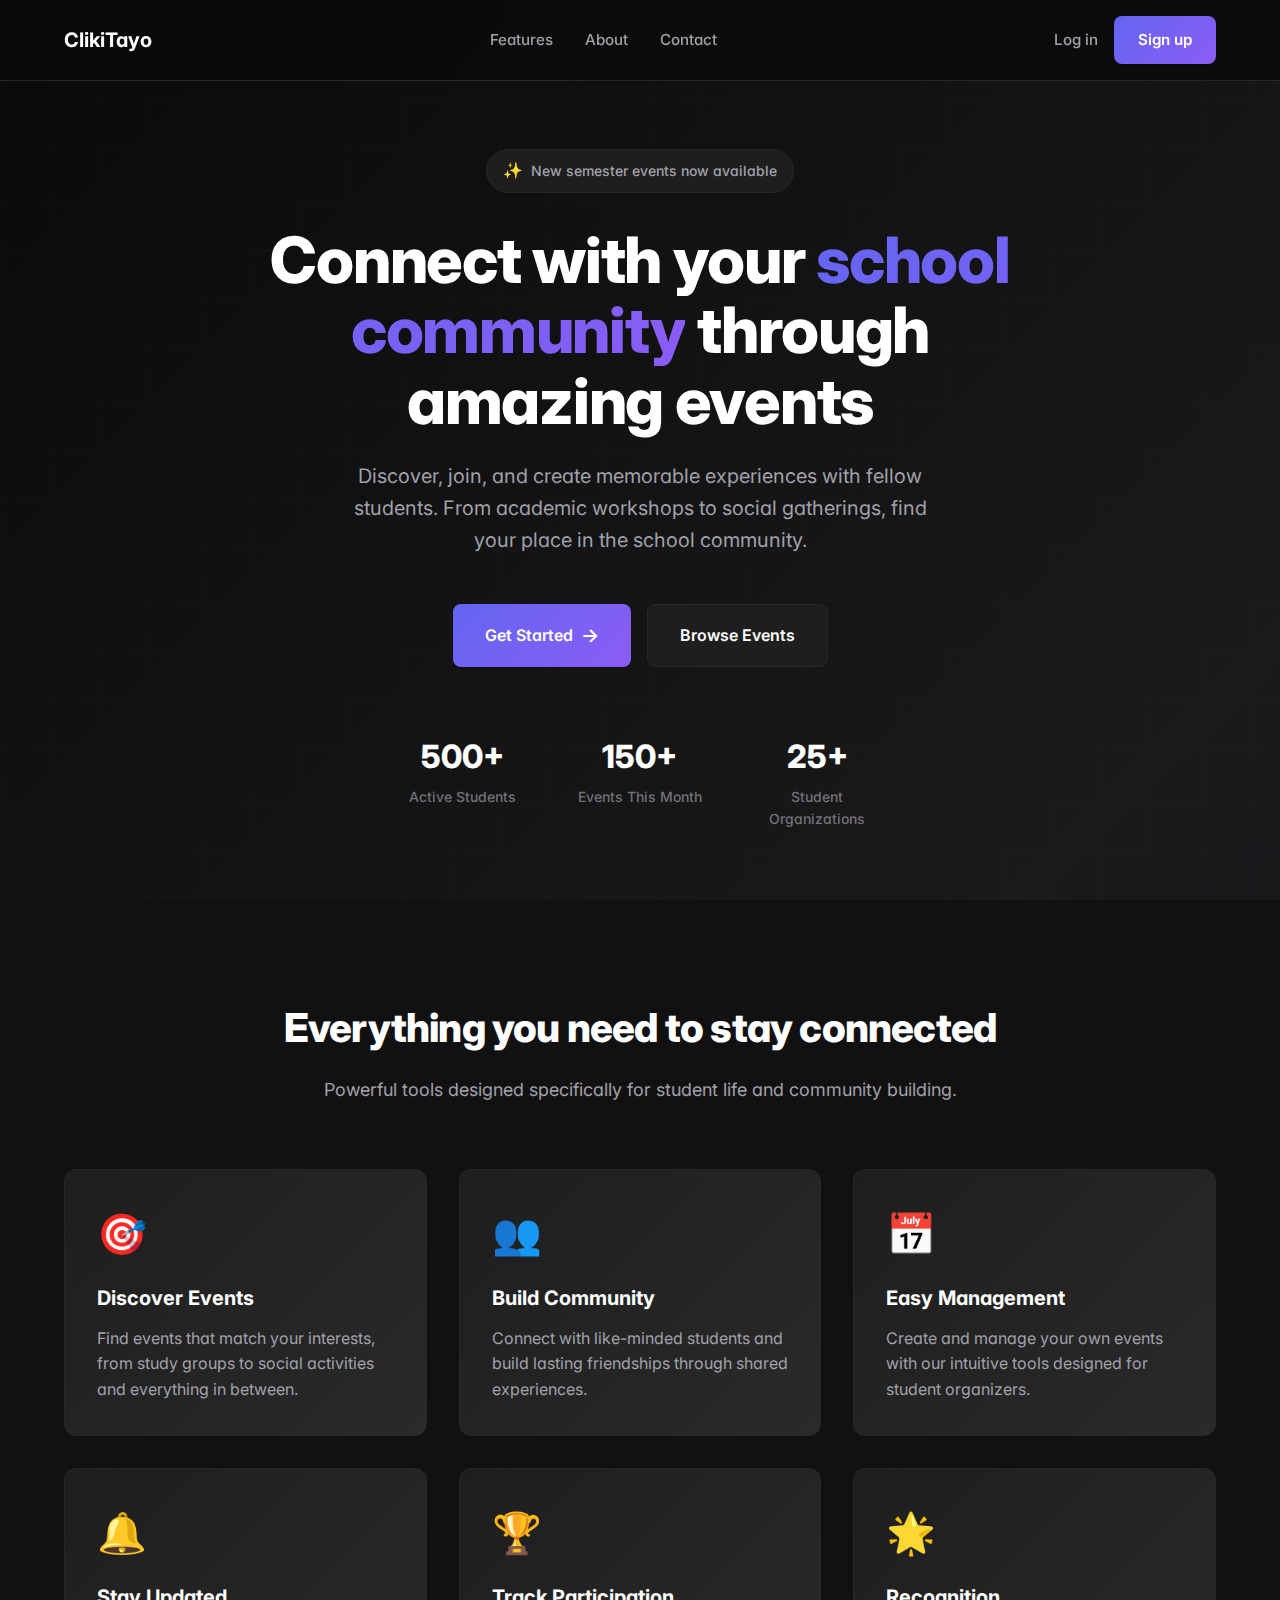
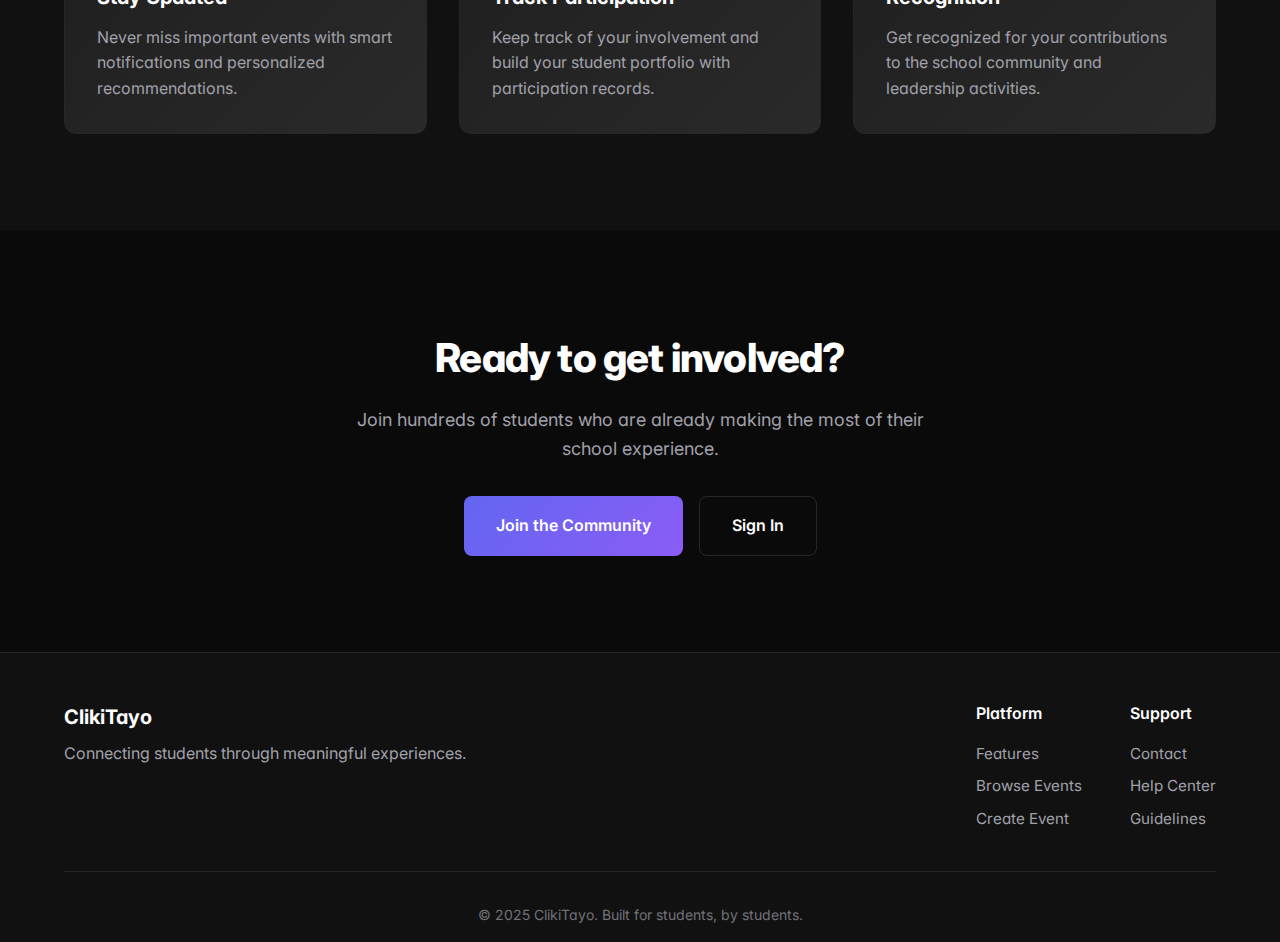
<file: index.html>
<!DOCTYPE html>
<html lang="en">

<head>
    <meta charset="UTF-8">
    <meta name="viewport" content="width=device-width, initial-scale=1.0">
    <title>ClikiTayo - Connect, Discover, Participate</title>
    <link rel="stylesheet" href="css/styles.css">
    <link rel="preconnect" href="https://fonts.googleapis.com">
    <link rel="preconnect" href="https://fonts.gstatic.com" crossorigin>
    <link href="https://fonts.googleapis.com/css2?family=Inter:wght@300;400;500;600;700;800&display=swap"
        rel="stylesheet">
</head>

<body>
    <!-- Navigation -->
    <nav class="navbar">
        <div class="nav-container">
            <div class="nav-brand">
                <span>ClikiTayo</span>
            </div>
            <div class="nav-links">
                <a href="#features">Features</a>
                <a href="#about">About</a>
                <a href="#contact">Contact</a>
            </div>
            <div class="nav-auth">
                <a href="pages/login.html" class="nav-login">Log in</a>
                <a href="pages/signup.html" class="btn btn-primary">Sign up</a>
            </div>
        </div>
    </nav>

    <!-- Hero Section -->
    <section class="hero">
        <div class="hero-background">
            <div class="grid-pattern"></div>
        </div>
        <div class="container">
            <div class="hero-content">
                <div class="hero-badge">
                    <span class="badge-icon">✨</span>
                    <span>New semester events now available</span>
                </div>
                <h1 class="hero-title">
                    Connect with your
                    <span class="gradient-text">school community</span>
                    through amazing events
                </h1>
                <p class="hero-description">
                    Discover, join, and create memorable experiences with fellow students.
                    From academic workshops to social gatherings, find your place in the school community.
                </p>
                <div class="hero-actions">
                    <a href="pages/signup.html" class="btn btn-primary btn-large">
                        Get Started
                        <span class="btn-arrow">→</span>
                    </a>
                    <a href="pages/dashboard.html" class="btn btn-secondary btn-large">
                        Browse Events
                    </a>
                </div>
                <div class="hero-stats">
                    <div class="stat">
                        <div class="stat-number">500+</div>
                        <div class="stat-label">Active Students</div>
                    </div>
                    <div class="stat">
                        <div class="stat-number">150+</div>
                        <div class="stat-label">Events This Month</div>
                    </div>
                    <div class="stat">
                        <div class="stat-number">25+</div>
                        <div class="stat-label">Student Organizations</div>
                    </div>
                </div>
            </div>
        </div>
    </section>

    <!-- Features Section -->
    <section id="features" class="features">
        <div class="container">
            <div class="section-header">
                <h2>Everything you need to stay connected</h2>
                <p>Powerful tools designed specifically for student life and community building.</p>
            </div>
            <div class="features-grid">
                <div class="feature-card">
                    <div class="feature-icon">🎯</div>
                    <h3>Discover Events</h3>
                    <p>Find events that match your interests, from study groups to social activities and everything in
                        between.</p>
                </div>
                <div class="feature-card">
                    <div class="feature-icon">👥</div>
                    <h3>Build Community</h3>
                    <p>Connect with like-minded students and build lasting friendships through shared experiences.</p>
                </div>
                <div class="feature-card">
                    <div class="feature-icon">📅</div>
                    <h3>Easy Management</h3>
                    <p>Create and manage your own events with our intuitive tools designed for student organizers.</p>
                </div>
                <div class="feature-card">
                    <div class="feature-icon">🔔</div>
                    <h3>Stay Updated</h3>
                    <p>Never miss important events with smart notifications and personalized recommendations.</p>
                </div>
                <div class="feature-card">
                    <div class="feature-icon">🏆</div>
                    <h3>Track Participation</h3>
                    <p>Keep track of your involvement and build your student portfolio with participation records.</p>
                </div>
                <div class="feature-card">
                    <div class="feature-icon">🌟</div>
                    <h3>Recognition</h3>
                    <p>Get recognized for your contributions to the school community and leadership activities.</p>
                </div>
            </div>
        </div>
    </section>

    <!-- CTA Section -->
    <section class="cta">
        <div class="container">
            <div class="cta-content">
                <h2>Ready to get involved?</h2>
                <p>Join hundreds of students who are already making the most of their school experience.</p>
                <div class="cta-actions">
                    <a href="pages/signup.html" class="btn btn-primary btn-large">
                        Join the Community
                    </a>
                    <a href="pages/login.html" class="btn btn-outline btn-large">
                        Sign In
                    </a>
                </div>
            </div>
        </div>
    </section>

    <!-- Footer -->
    <footer class="footer">
        <div class="container">
            <div class="footer-content">
                <div class="footer-brand">
                    <div class="nav-brand">
                        <span>ClikiTayo</span>
                    </div>
                    <p>Connecting students through meaningful experiences.</p>
                </div>
                <div class="footer-links">
                    <div class="footer-column">
                        <h4>Platform</h4>
                        <a href="#features">Features</a>
                        <a href="pages/dashboard.html">Browse Events</a>
                        <a href="pages/create-event.html">Create Event</a>
                    </div>
                    <div class="footer-column">
                        <h4>Support</h4>
                        <a href="#contact">Contact</a>
                        <a href="#help">Help Center</a>
                        <a href="#guidelines">Guidelines</a>
                    </div>
                </div>
            </div>
            <div class="footer-bottom">
                <p>&copy; 2025 ClikiTayo. Built for students, by students.</p>
            </div>
        </div>
    </footer>

    <script src="js/api.js"></script>
    <script src="js/auth.js"></script>
    <script src="js/navigation.js"></script>
    <script>
        // Redirect to dashboard if already authenticated
        if (isAuthenticated()) {
            window.location.href = 'pages/dashboard.html';
        }
    </script>
</body>

</html>
</file>
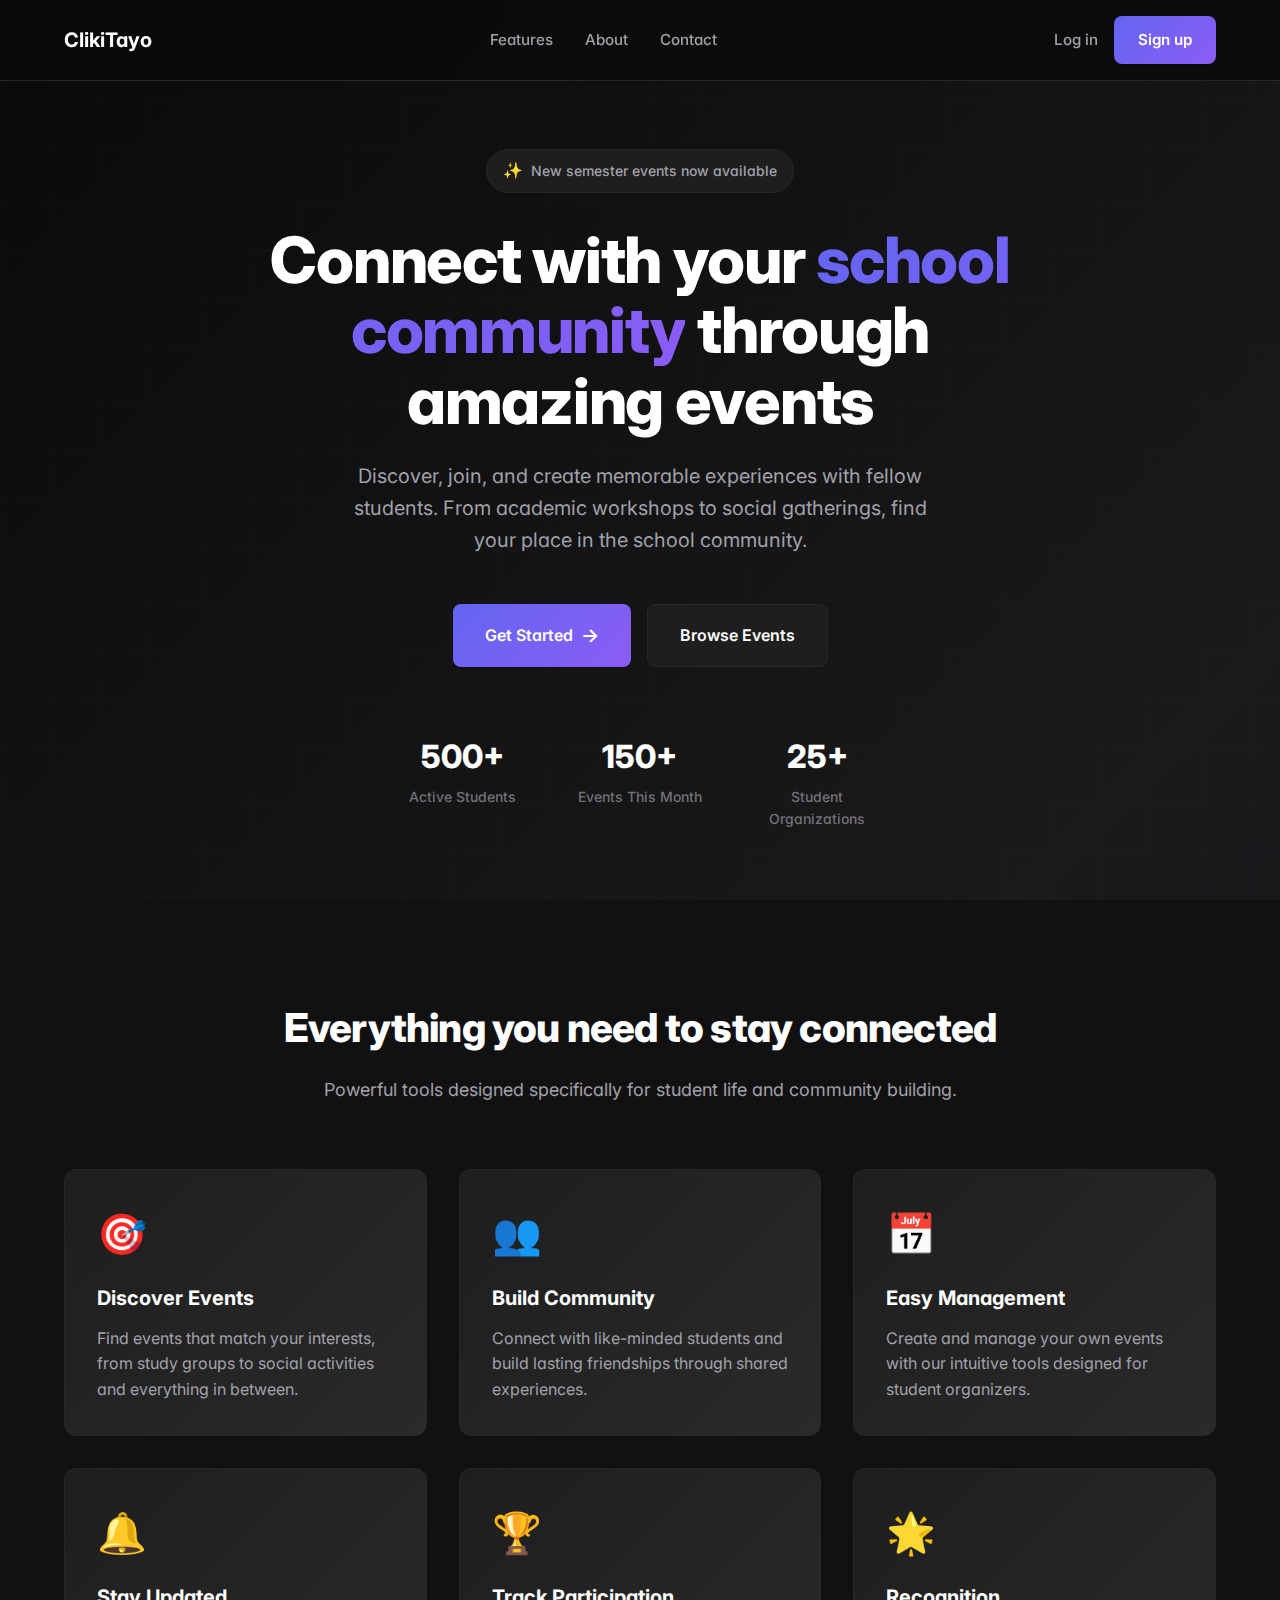
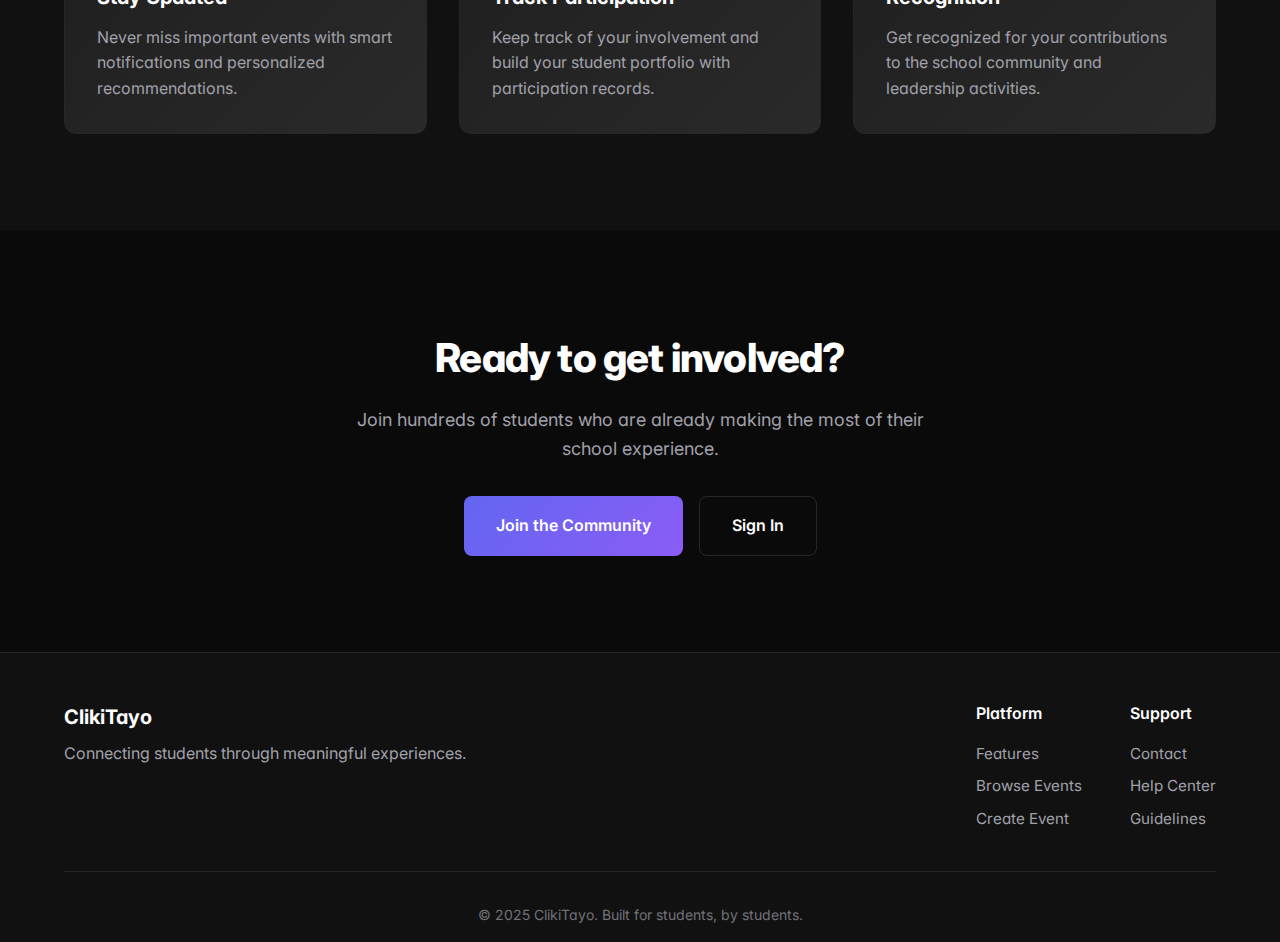
<file: pages/create-event.html>
<!DOCTYPE html>
<html lang="en">
<head>
    <meta charset="UTF-8">
    <meta name="viewport" content="width=device-width, initial-scale=1.0">
    <title>Create Event - Community Events</title>
    <link rel="stylesheet" href="../css/styles.css">
</head>
<body>
    <nav class="navbar">
        <div class="nav-container">
            <a href="dashboard.html" class="nav-brand">Community Events</a>
            <ul class="nav-links">
                <li><a href="dashboard.html">Home</a></li>
                <li><a href="my-events.html">My Events</a></li>
                <li><a href="create-event.html">Create Event</a></li>
                <li><a href="#" onclick="logout()">Logout</a></li>
            </ul>
        </div>
    </nav>

    <div class="main-content">
        <div class="container">
            <div class="page-header">
                <h1>Create New Event</h1>
                <p>Organize a community event and bring people together</p>
            </div>

            <div class="form-container create-event-form">
                <form id="createEventForm">
                    <div class="form-group">
                        <label for="title">Event Title *</label>
                        <input 
                            type="text" 
                            id="title" 
                            name="title" 
                            required 
                            placeholder="Enter a compelling event title"
                            maxlength="100"
                        >
                        <small class="form-help">Make it descriptive and engaging</small>
                    </div>

                    <div class="form-group">
                        <label for="description">Event Description *</label>
                        <textarea 
                            id="description" 
                            name="description" 
                            required 
                            placeholder="Describe your event, what to expect, and why people should attend..."
                            rows="5"
                            maxlength="1000"
                        ></textarea>
                        <small class="form-help">Provide details about activities, requirements, and what attendees should bring</small>
                    </div>

                    <div class="form-row">
                        <div class="form-group">
                            <label for="date">Event Date *</label>
                            <input 
                                type="date" 
                                id="date" 
                                name="date" 
                                required
                            >
                        </div>

                        <div class="form-group">
                            <label for="time">Event Time *</label>
                            <input 
                                type="time" 
                                id="time" 
                                name="time" 
                                required
                            >
                        </div>
                    </div>

                    <div class="form-group">
                        <label for="location">Location *</label>
                        <input 
                            type="text" 
                            id="location" 
                            name="location" 
                            required 
                            placeholder="Enter the event location or address"
                            maxlength="200"
                        >
                        <small class="form-help">Be specific so attendees can easily find the venue</small>
                    </div>

                    <div class="form-row">
                        <div class="form-group">
                            <label for="category">Category</label>
                            <select id="category" name="category">
                                <option value="">Select a category</option>
                                <option value="community">Community Service</option>
                                <option value="social">Social Gathering</option>
                                <option value="educational">Educational</option>
                                <option value="sports">Sports & Recreation</option>
                                <option value="arts">Arts & Culture</option>
                                <option value="business">Business & Networking</option>
                                <option value="other">Other</option>
                            </select>
                        </div>

                        <div class="form-group">
                            <label for="maxAttendees">Max Attendees</label>
                            <input 
                                type="number" 
                                id="maxAttendees" 
                                name="maxAttendees" 
                                min="1" 
                                max="10000"
                                placeholder="Leave empty for unlimited"
                            >
                        </div>
                    </div>

                    <div class="form-group">
                        <label for="requirements">Special Requirements</label>
                        <textarea 
                            id="requirements" 
                            name="requirements" 
                            placeholder="Any special requirements, age restrictions, items to bring, etc."
                            rows="3"
                            maxlength="500"
                        ></textarea>
                    </div>

                    <div class="form-group">
                        <label for="contactInfo">Contact Information</label>
                        <input 
                            type="text" 
                            id="contactInfo" 
                            name="contactInfo" 
                            placeholder="Phone number or email for questions"
                            maxlength="100"
                        >
                        <small class="form-help">Optional: Provide contact info for attendee questions</small>
                    </div>

                    <div class="form-actions">
                        <button type="button" class="btn btn-secondary" onclick="window.history.back()">
                            Cancel
                        </button>
                        <button type="submit" class="btn btn-primary">
                            Create Event
                        </button>
                    </div>
                </form>
            </div>

             Event Preview 
            <div class="event-preview" id="eventPreview" style="display: none;">
                <h3>Event Preview</h3>
                <div class="card">
                    <div class="card-title" id="previewTitle">Event Title</div>
                    <div class="card-meta">
                        <div id="previewDateTime">📅 Date & Time</div>
                        <div id="previewLocation">📍 Location</div>
                        <div id="previewCategory">🏷️ Category</div>
                    </div>
                    <div class="card-description" id="previewDescription">
                        Event description will appear here...
                    </div>
                    <div id="previewRequirements" style="display: none;">
                        <strong>Requirements:</strong>
                        <p id="previewRequirementsText"></p>
                    </div>
                </div>
            </div>
        </div>
    </div>

    <script src="../js/api.js"></script>
    <script src="../js/auth.js"></script>
    <script>
        // Ensure user is authenticated
        requireAuth();
        updateAuthUI();

        // Set minimum date to today
        document.getElementById('date').min = new Date().toISOString().split('T')[0];

        // Form validation and preview
        const form = document.getElementById('createEventForm');
        const previewSection = document.getElementById('eventPreview');

        // Real-time preview updates
        const titleInput = document.getElementById('title');
        const descriptionInput = document.getElementById('description');
        const dateInput = document.getElementById('date');
        const timeInput = document.getElementById('time');
        const locationInput = document.getElementById('location');
        const categoryInput = document.getElementById('category');
        const requirementsInput = document.getElementById('requirements');

        // Update preview when inputs change
        [titleInput, descriptionInput, dateInput, timeInput, locationInput, categoryInput, requirementsInput].forEach(input => {
            input.addEventListener('input', updatePreview);
        });

        function updatePreview() {
            const title = titleInput.value.trim();
            const description = descriptionInput.value.trim();
            const date = dateInput.value;
            const time = timeInput.value;
            const location = locationInput.value.trim();
            const category = categoryInput.value;
            const requirements = requirementsInput.value.trim();

            // Show preview only if we have basic info
            if (title || description || date || location) {
                previewSection.style.display = 'block';

                // Update preview content
                document.getElementById('previewTitle').textContent = title || 'Event Title';
                document.getElementById('previewDescription').textContent = description || 'Event description will appear here...';
                
                // Format date and time
                let dateTimeText = '📅 ';
                if (date && time) {
                    const eventDate = new Date(date + 'T' + time);
                    dateTimeText += eventDate.toLocaleDateString('en-US', { 
                        weekday: 'long', 
                        year: 'numeric', 
                        month: 'long', 
                        day: 'numeric' 
                    }) + ' at ' + eventDate.toLocaleTimeString('en-US', { 
                        hour: '2-digit', 
                        minute: '2-digit' 
                    });
                } else if (date) {
                    dateTimeText += new Date(date).toLocaleDateString('en-US', { 
                        weekday: 'long', 
                        year: 'numeric', 
                        month: 'long', 
                        day: 'numeric' 
                    });
                } else {
                    dateTimeText += 'Date & Time';
                }
                document.getElementById('previewDateTime').textContent = dateTimeText;

                document.getElementById('previewLocation').textContent = '📍 ' + (location || 'Location');
                document.getElementById('previewCategory').textContent = '🏷️ ' + (category ? getCategoryName(category) : 'Category');

                // Show/hide requirements
                const requirementsDiv = document.getElementById('previewRequirements');
                if (requirements) {
                    requirementsDiv.style.display = 'block';
                    document.getElementById('previewRequirementsText').textContent = requirements;
                } else {
                    requirementsDiv.style.display = 'none';
                }
            } else {
                previewSection.style.display = 'none';
            }
        }

        function getCategoryName(value) {
            const categories = {
                'community': 'Community Service',
                'social': 'Social Gathering',
                'educational': 'Educational',
                'sports': 'Sports & Recreation',
                'arts': 'Arts & Culture',
                'business': 'Business & Networking',
                'other': 'Other'
            };
            return categories[value] || value;
        }

        // Form submission
        form.addEventListener('submit', async (e) => {
            e.preventDefault();
            
            const formData = new FormData(e.target);
            
            // Combine date and time
            const date = formData.get('date');
            const time = formData.get('time');
            const dateTime = new Date(date + 'T' + time).toISOString();
            
            const eventData = {
                title: formData.get('title'),
                description: formData.get('description'),
                date: dateTime,
                location: formData.get('location'),
                category: formData.get('category') || null,
                max_attendees: formData.get('maxAttendees') ? parseInt(formData.get('maxAttendees')) : null,
                requirements: formData.get('requirements') || null,
                contact_info: formData.get('contactInfo') || null
            };
            
            await handleFormSubmit(e.target, async () => {
                await eventsAPI.create(eventData);
                showAlert('Event created successfully!', 'success');
                
                setTimeout(() => {
                    window.location.href = 'my-events.html';
                }, 1500);
            });
        });

        // Character counters
        function addCharacterCounter(inputId, maxLength) {
            const input = document.getElementById(inputId);
            const counter = document.createElement('small');
            counter.className = 'character-counter';
            counter.style.float = 'right';
            counter.style.color = '#6b7280';
            
            function updateCounter() {
                const remaining = maxLength - input.value.length;
                counter.textContent = `${remaining} characters remaining`;
                counter.style.color = remaining < 20 ? '#dc2626' : '#6b7280';
            }
            
            input.addEventListener('input', updateCounter);
            input.parentNode.appendChild(counter);
            updateCounter();
        }

        // Add character counters
        addCharacterCounter('title', 100);
        addCharacterCounter('description', 1000);
        addCharacterCounter('requirements', 500);
    </script>
</body>
</html>
</file>
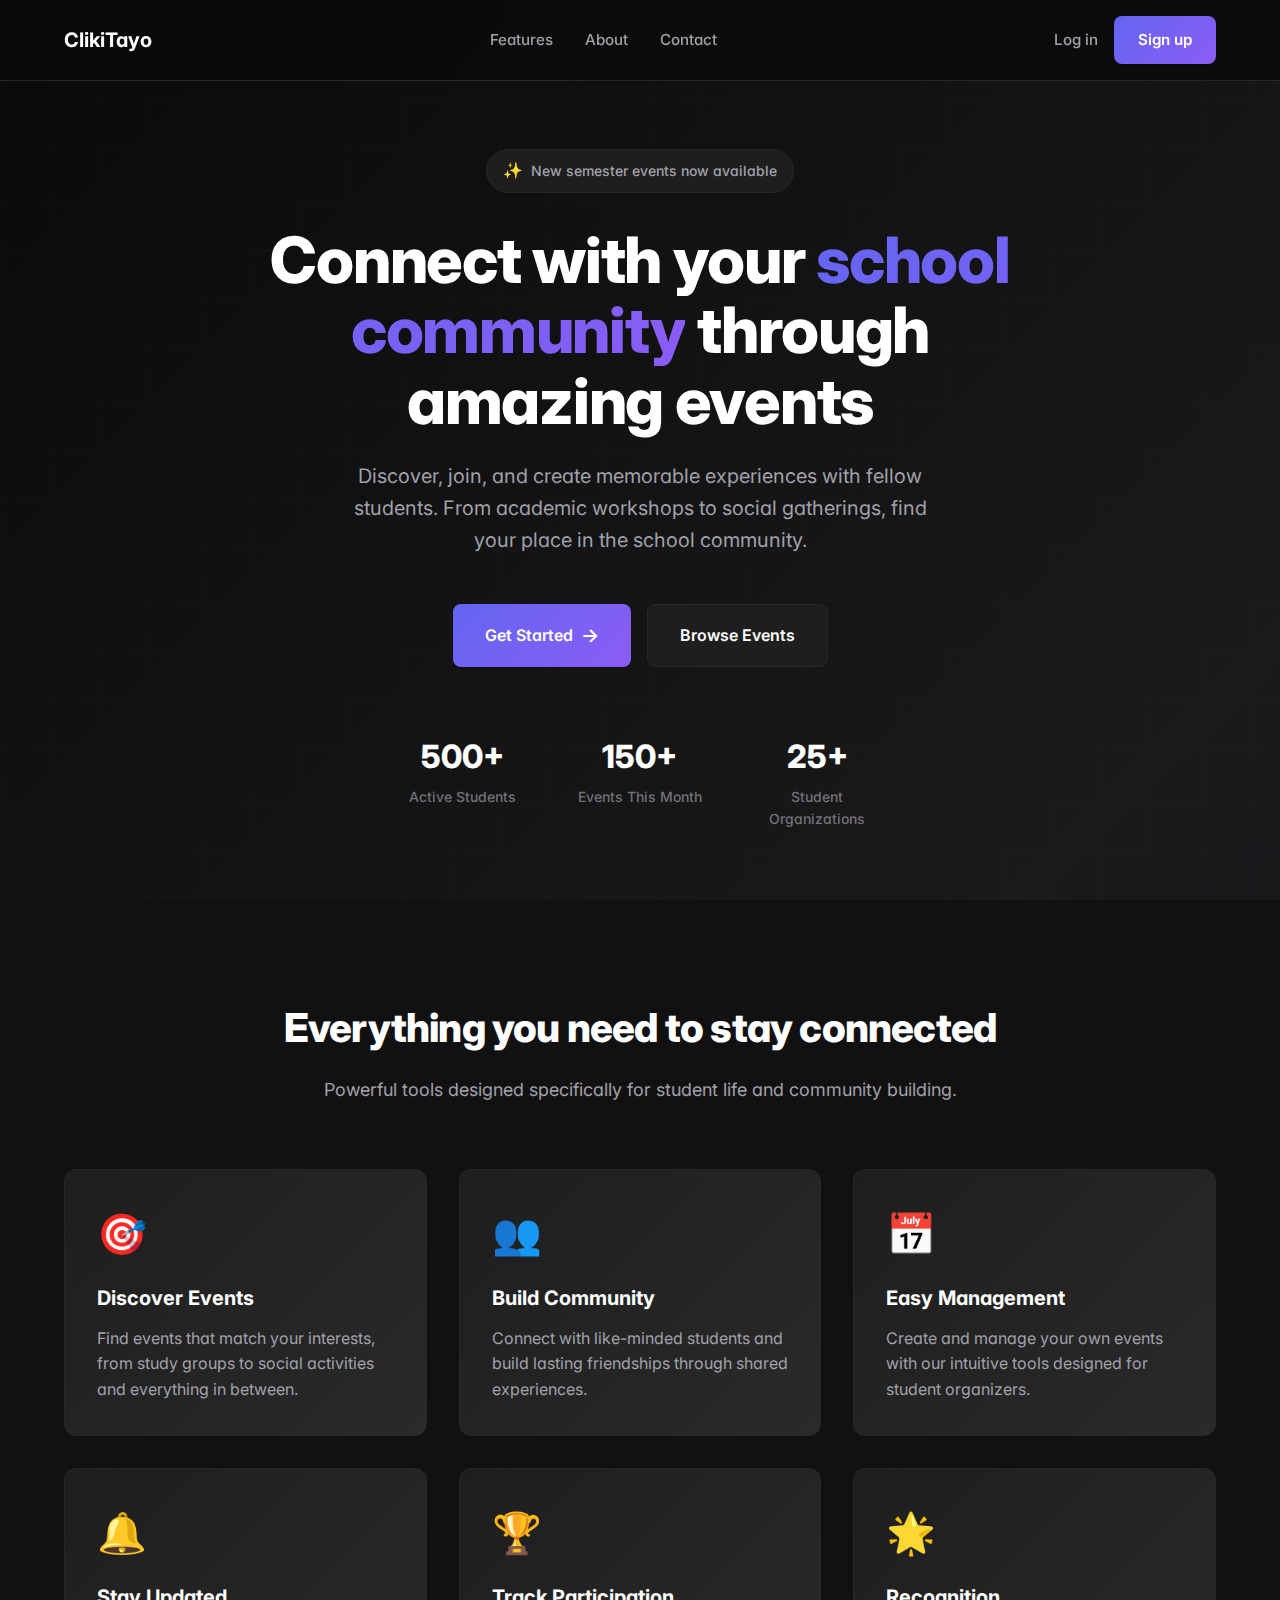
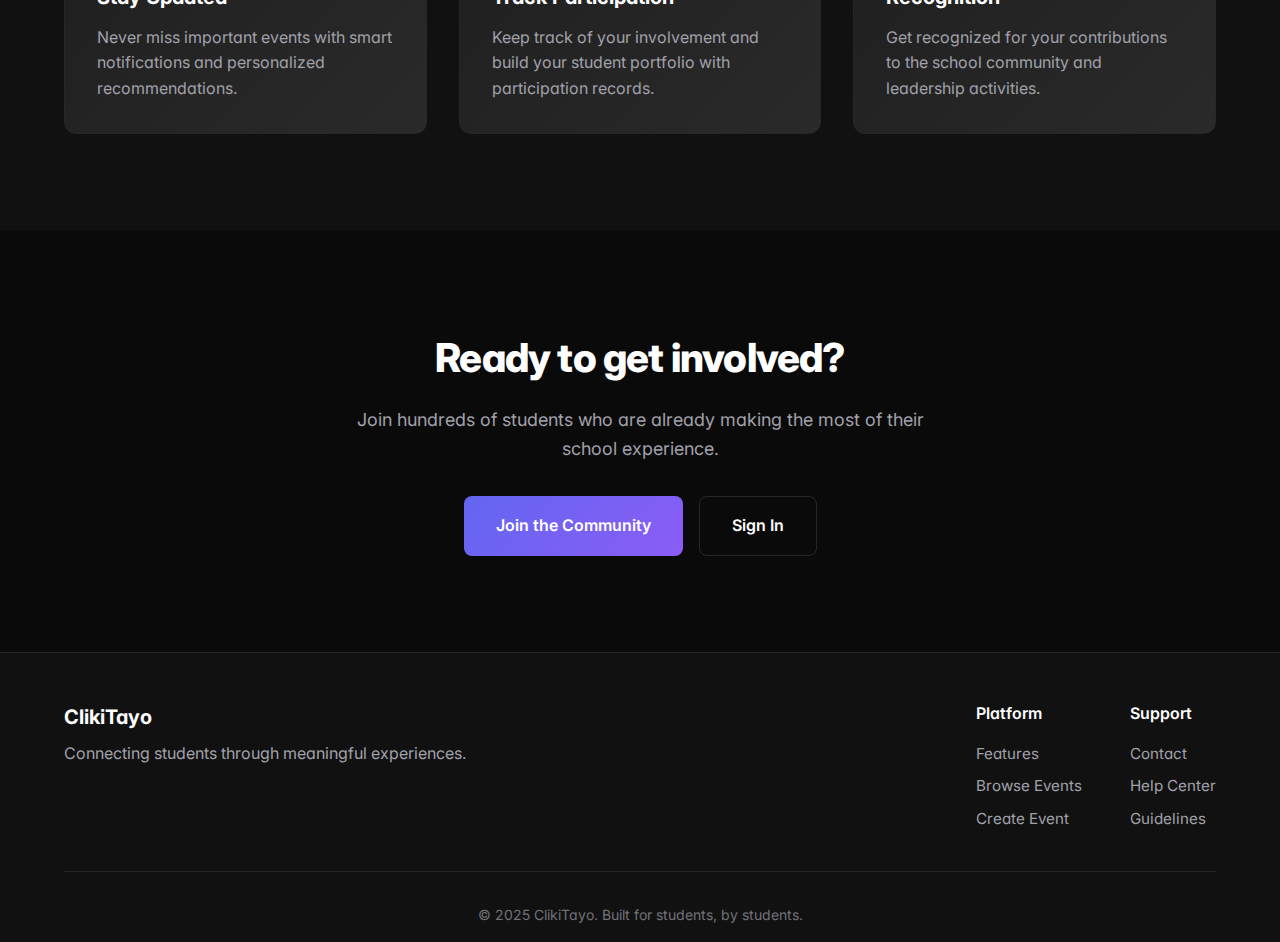
<file: pages/dashboard.html>
<!DOCTYPE html>
<html lang="en">

<head>
    <meta charset="UTF-8">
    <meta name="viewport" content="width=device-width, initial-scale=1.0">
    <title>Dashboard - ClikiTayo</title>
    <link rel="stylesheet" href="../css/styles.css">
</head>

<body>
    <nav class="navbar">
        <div class="nav-container">
            <a href="dashboard.html" class="nav-brand">ClikiTayo</a>
            <ul class="nav-links">
                <li><a href="dashboard.html">Home</a></li>
                <li><a href="my-events.html">My Events</a></li>
                <li><a href="create-event.html">Create Event</a></li>
                <li><a href="#" onclick="logout()">Logout</a></li>
            </ul>
        </div>
    </nav>

    <div class="main-content">
        <div class="container">
            <div class="welcome-section">
                <h1>Welcome back, <span class="user-name">User</span>!</h1>
                <p>Discover upcoming events in your community</p>
            </div>

            <div class="events-section">
                <div class="section-header">
                    <h2>Upcoming Events</h2>
                    <div class="filter-controls">
                        <input type="text" id="searchInput" placeholder="Search events..." class="search-input">
                    </div>
                </div>

                <div id="loadingSpinner" class="loading">
                    Loading events...
                </div>

                <div id="eventsContainer" class="events-grid" style="display: none;">
                    <!-- Events will be populated here -->
                </div>

                <div id="noEvents" class="no-events" style="display: none;">
                    <h3>No events found</h3>
                    <p>Be the first to create an event in your community!</p>
                    <a href="create-event.html" class="btn btn-primary">Create Event</a>
                </div>
            </div>
        </div>
    </div>

    <script src="../js/api.js"></script>
    <script src="../js/auth.js"></script>
    <script src="../js/events.js"></script>
    <script src="../js/dashboard.js"></script>
</body>

</html>
</file>
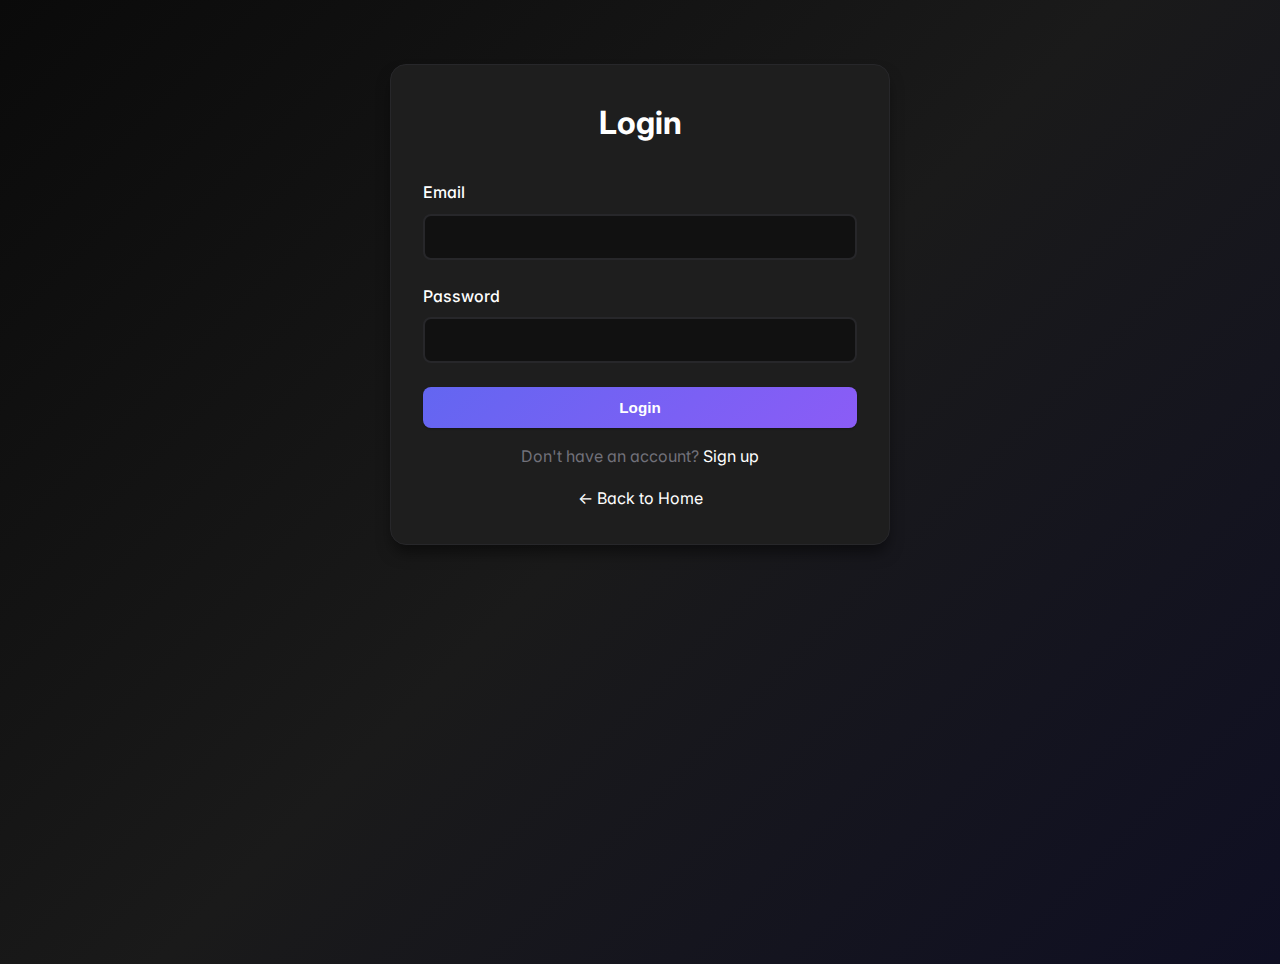
<file: pages/login.html>
<!DOCTYPE html>
<html lang="en">

<head>
    <meta charset="UTF-8">
    <meta name="viewport" content="width=device-width, initial-scale=1.0">
    <title>Login - Community Events</title>
    <link rel="stylesheet" href="../css/styles.css">
</head>

<body>
    <div class="container">
        <div class="form-container">
            <h1 class="se-form-title">Login</h1>

            <form id="loginForm">
                <div class="form-group">
                    <label for="email">Email</label>
                    <input type="email" id="email" name="email" required>
                </div>

                <div class="form-group">
                    <label for="password">Password</label>
                    <input type="password" id="password" name="password" required>
                </div>

                <button type="submit" class="btn btn-primary se-form-button-full">
                    Login
                </button>
            </form>

            <p class="se-form-footer">
                Don't have an account?
                <a href="signup.html" class="se-form-link">Sign up</a>
            </p>

            <p class="se-form-footer se-form-footer-top">
                <a href="../index.html" class="se-form-link">← Back to Home</a>
            </p>
        </div>
    </div>

    <script src="../js/api.js"></script>
    <script src="../js/auth.js"></script>
    <script>
        // Redirect if already authenticated
        if (isAuthenticated()) {
            window.location.href = 'dashboard.html';
        }

        document.getElementById('loginForm').addEventListener('submit', async (e) => {
            e.preventDefault();

            const formData = new FormData(e.target);
            const credentials = {
                email: formData.get('email'),
                password: formData.get('password')
            };

            await handleFormSubmit(e.target, async () => {
                const response = await authAPI.login(credentials);
                setToken(response.access_token);
                showAlert('Login successful!', 'success');

                setTimeout(() => {
                    window.location.href = 'dashboard.html';
                }, 1000);
            });
        });
    </script>
</body>

</html>
</file>
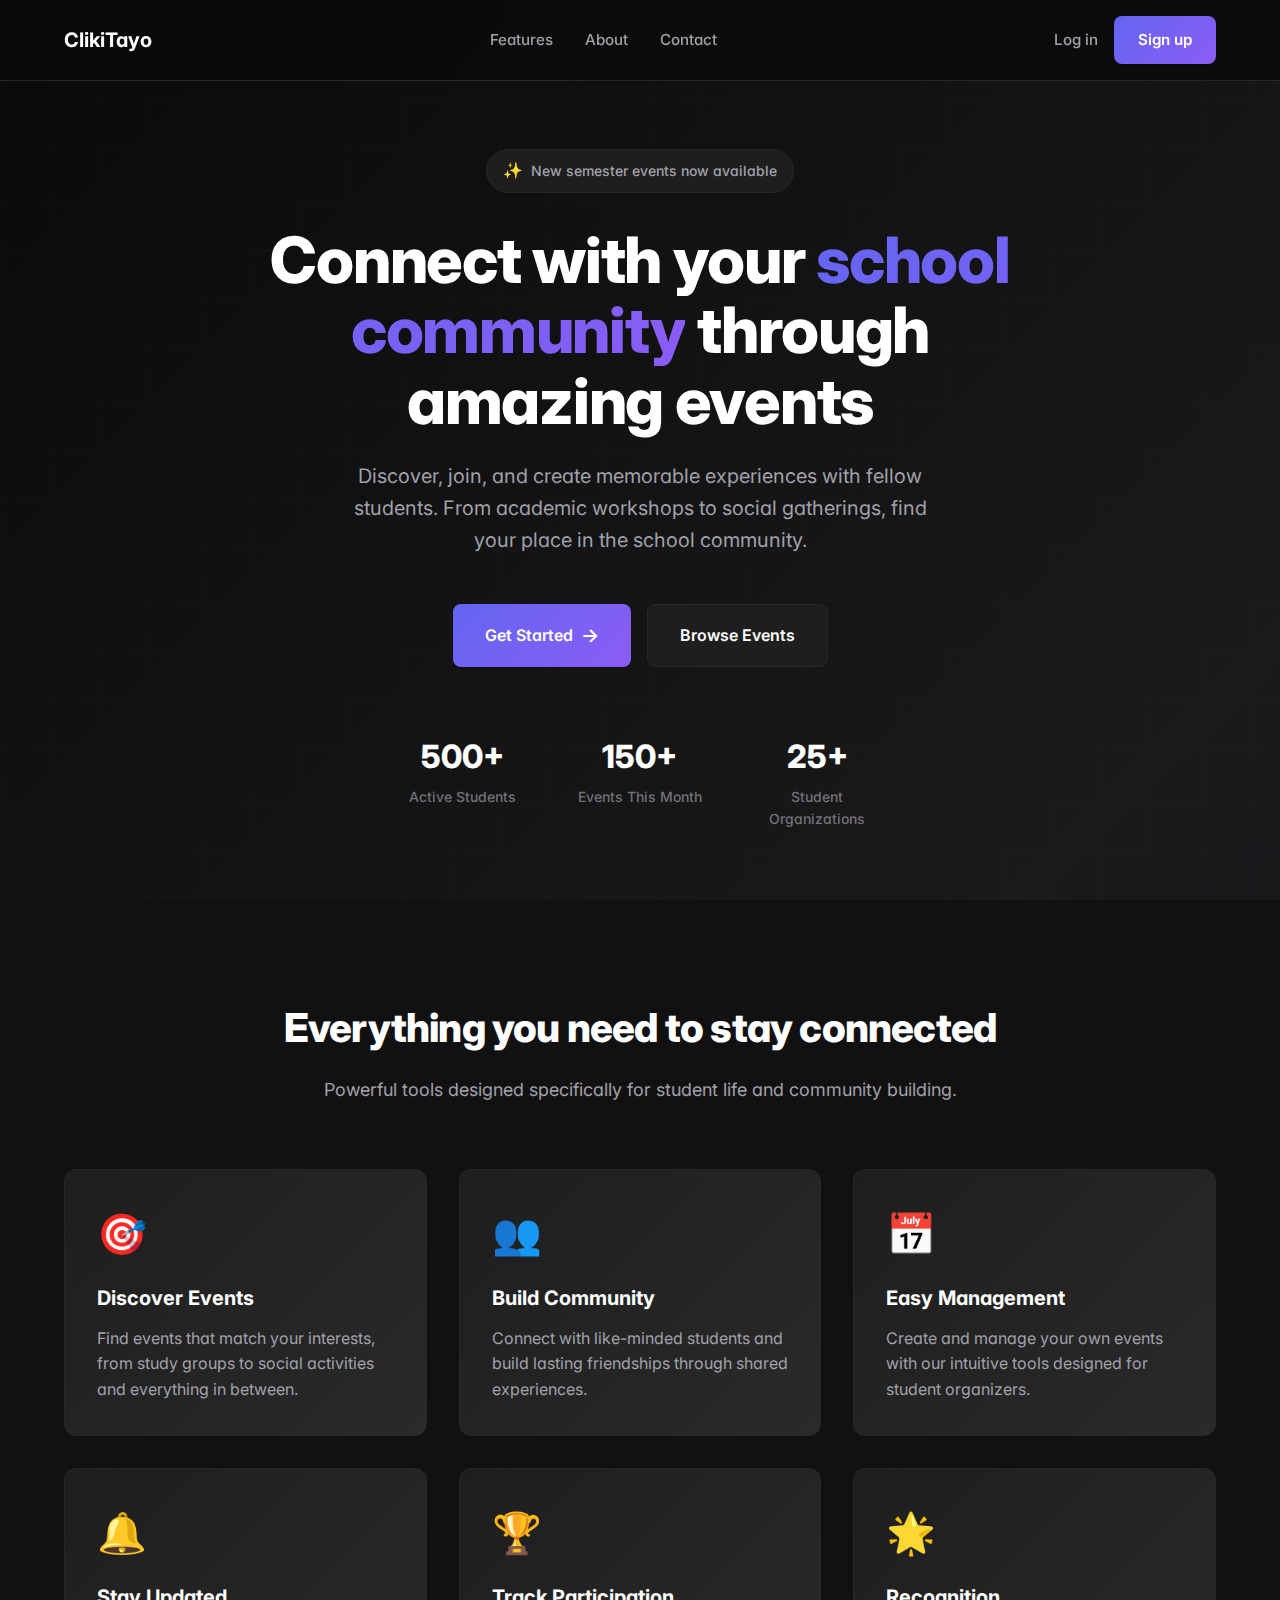
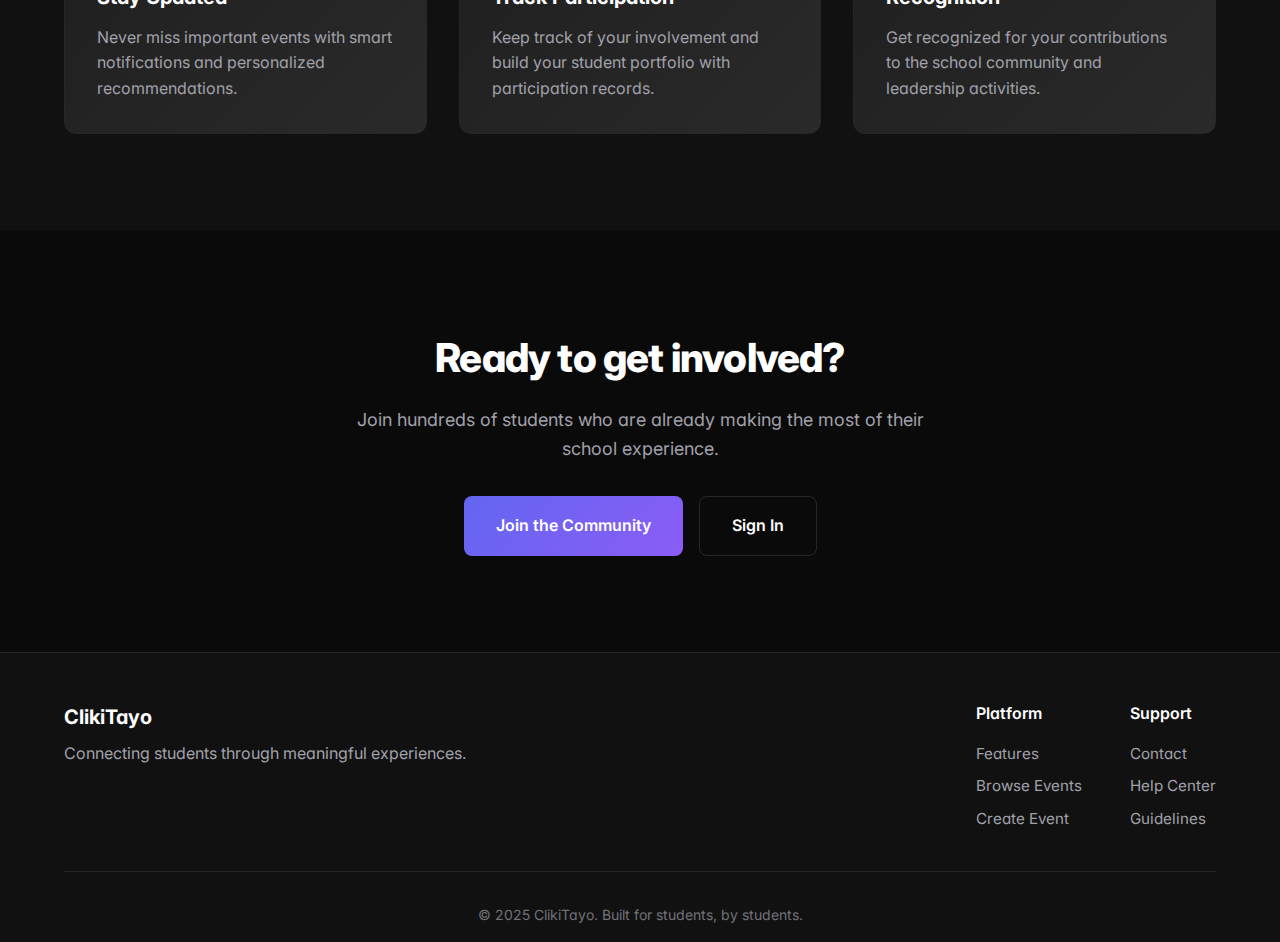
<file: pages/my-events.html>
<!DOCTYPE html>
<html lang="en">

<head>
    <meta charset="UTF-8">
    <meta name="viewport" content="width=device-width, initial-scale=1.0">
    <title>My Events - ClikiTayo</title>
    <link rel="stylesheet" href="../css/styles.css">
</head>

<body>
    <nav class="navbar">
        <div class="nav-container">
            <a href="dashboard.html" class="nav-brand">ClikiTayo</a>
            <ul class="nav-links">
                <li><a href="dashboard.html">Home</a></li>
                <li><a href="my-events.html">My Events</a></li>
                <li><a href="create-event.html">Create Event</a></li>
                <li><a href="#" onclick="logout()">Logout</a></li>
            </ul>
        </div>
    </nav>

    <div class="main-content">
        <div class="container">
            <div class="page-header">
                <h1>My Events</h1>
                <p>Manage your event registrations and created events</p>
            </div>

            <!-- Event Tabs -->
            <div class="tabs">
                <button class="tab-button active" onclick="switchTab('registered')">
                    Registered Events
                </button>
                <button class="tab-button" onclick="switchTab('created')">
                    Created Events
                </button>
            </div>

            <!-- Registered Events Tab -->
            <div id="registeredTab" class="tab-content active">
                <div class="section-header">
                    <h2>Events You're Attending</h2>
                    <div class="filter-controls">
                        <select id="statusFilter" onchange="filterRegisteredEvents()">
                            <option value="all">All Events</option>
                            <option value="upcoming">Upcoming</option>
                            <option value="past">Past Events</option>
                        </select>
                    </div>
                </div>

                <div id="registeredLoadingSpinner" class="loading">
                    Loading your registered events...
                </div>

                <div id="registeredEventsContainer" class="events-grid" style="display: none;">
                    <!-- Registered events will be populated here -->
                </div>

                <div id="noRegisteredEvents" class="no-events" style="display: none;">
                    <h3>No registered events</h3>
                    <p>You haven't registered for any events yet. Browse available events to get started!</p>
                    <a href="dashboard.html" class="btn btn-primary">Browse Events</a>
                </div>
            </div>

            <!-- Created Events Tab -->
            <div id="createdTab" class="tab-content">
                <div class="section-header">
                    <h2>Events You've Created</h2>
                    <a href="create-event.html" class="btn btn-primary">Create New Event</a>
                </div>

                <div id="createdLoadingSpinner" class="loading">
                    Loading your created events...
                </div>

                <div id="createdEventsContainer" class="events-grid" style="display: none;">
                    <!-- Created events will be populated here -->
                </div>

                <div id="noCreatedEvents" class="no-events" style="display: none;">
                    <h3>No created events</h3>
                    <p>You haven't created any events yet. Start organizing your first community event!</p>
                    <a href="create-event.html" class="btn btn-primary">Create Event</a>
                </div>
            </div>
        </div>
    </div>

    <script src="../js/api.js"></script>
    <script src="../js/auth.js"></script>
    <script src="../js/events.js"></script>
    <script src="../js/my-events.js"></script>
</body>

</html>
</file>
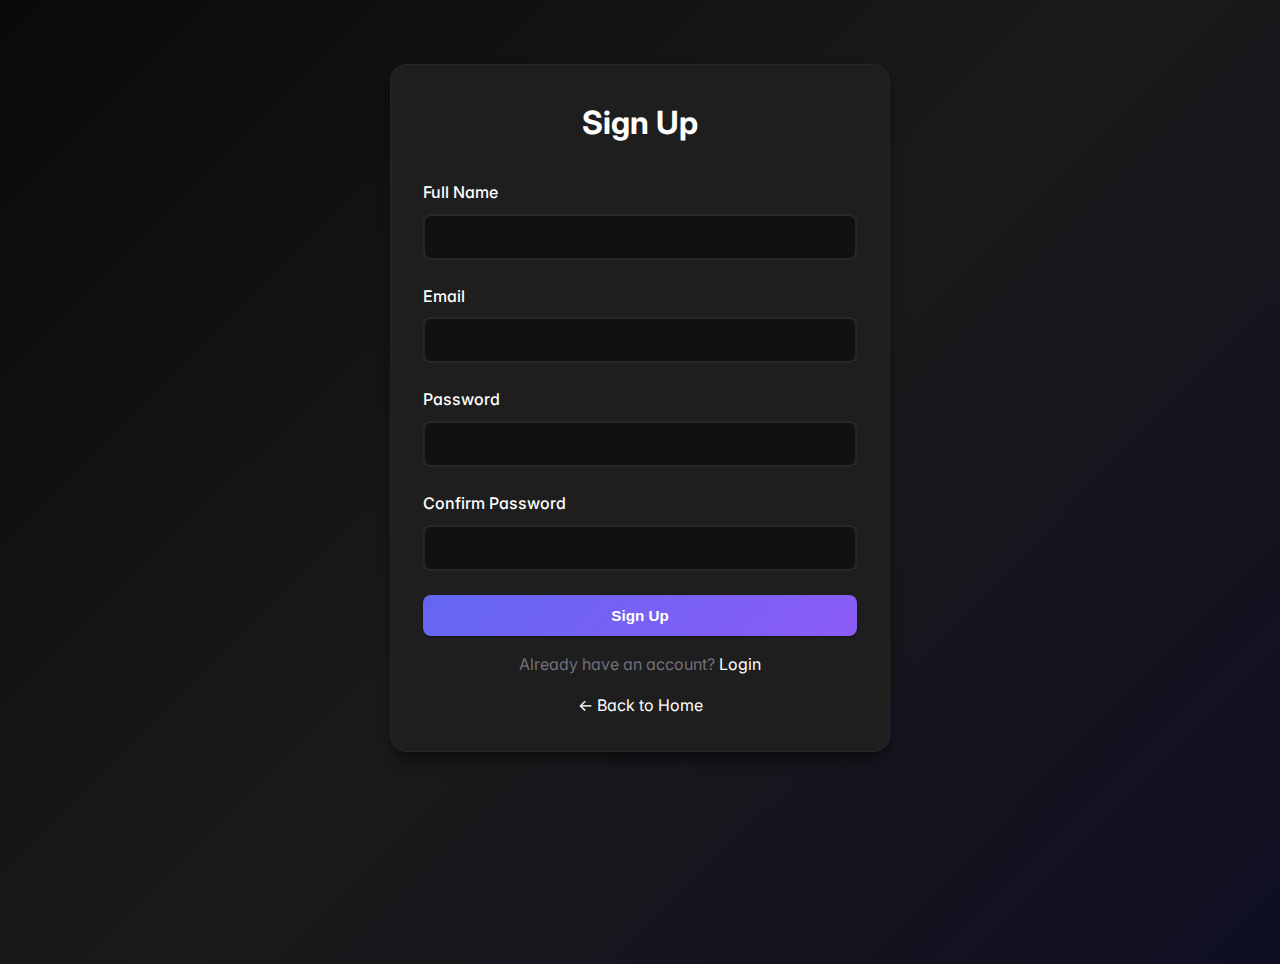
<file: pages/signup.html>
<!DOCTYPE html>
<html lang="en">

<head>
    <meta charset="UTF-8">
    <meta name="viewport" content="width=device-width, initial-scale=1.0">
    <title>Sign Up - Community Events</title>
    <link rel="stylesheet" href="../css/styles.css">
</head>

<body>
    <div class="container">
        <div class="form-container">
            <h1 class="se-form-title">Sign Up</h1>

            <form id="signupForm">
                <div class="form-group">
                    <label for="fullName">Full Name</label>
                    <input type="text" id="fullName" name="fullName" required>
                </div>

                <div class="form-group">
                    <label for="email">Email</label>
                    <input type="email" id="email" name="email" required>
                </div>

                <div class="form-group">
                    <label for="password">Password</label>
                    <input type="password" id="password" name="password" required minlength="6">
                </div>

                <div class="form-group">
                    <label for="confirmPassword">Confirm Password</label>
                    <input type="password" id="confirmPassword" name="confirmPassword" required>
                </div>

                <button type="submit" class="btn btn-primary se-form-button-full">
                    Sign Up
                </button>
            </form>

            <p class="se-form-footer">
                Already have an account?
                <a href="login.html" class="se-form-link">Login</a>
            </p>

            <p class="se-form-footer se-form-footer-top">
                <a href="../index.html" class="se-form-link">← Back to Home</a>
            </p>
        </div>
    </div>

    <script src="../js/api.js"></script>
    <script src="../js/auth.js"></script>
    <script>
        // Redirect if already authenticated
        if (isAuthenticated()) {
            window.location.href = 'dashboard.html';
        }

        document.getElementById('signupForm').addEventListener('submit', async (e) => {
            e.preventDefault();

            const formData = new FormData(e.target);
            const password = formData.get('password');
            const confirmPassword = formData.get('confirmPassword');

            if (password !== confirmPassword) {
                showAlert('Passwords do not match!', 'error');
                return;
            }

            const userData = {
                full_name: formData.get('fullName'),
                email: formData.get('email'),
                password: password
            };

            await handleFormSubmit(e.target, async () => {
                await authAPI.signup(userData);
                showAlert('Account created successfully! Please login.', 'success');

                setTimeout(() => {
                    window.location.href = 'login.html';
                }, 1500);
            });
        });
    </script>
</body>
</html>
</file>
<file: css/styles.css>
/* Import Inter font */
@import url("https://fonts.googleapis.com/css2?family=Inter:wght@300;400;500;600;700;800&display=swap");

/* Reset and base styles */
* {
  margin: 0;
  padding: 0;
  box-sizing: border-box;
}

:root {
  /* Dark theme colors */
  --background: #0a0a0a;
  --background-secondary: #111111;
  --background-tertiary: #1a1a1a;
  --surface: #1e1e1e;
  --surface-hover: #2a2a2a;

  /* Text colors */
  --foreground: #ffffff;
  --foreground-secondary: #a1a1aa;
  --foreground-muted: #71717a;

  /* Brand colors */
  --primary: #6366f1;
  --primary-hover: #5855eb;
  --primary-foreground: #ffffff;

  /* Accent colors */
  --accent: #8b5cf6;
  --accent-hover: #7c3aed;
  --accent-foreground: #ffffff;

  /* Status colors */
  --danger: #ef4444;
  --danger-hover: #dc2626;
  --success: #22c55e;
  --info: #3b82f6;

  /* Border and divider */
  --border: #27272a;
  --border-hover: #3f3f46;

  /* Gradients */
  --gradient-primary: linear-gradient(135deg, #6366f1 0%, #8b5cf6 100%);
  --gradient-background: linear-gradient(135deg, #0a0a0a 0%, #1a1a1a 50%, #0f0f23 100%);
  --gradient-surface: linear-gradient(135deg, #1e1e1e 0%, #2a2a2a 100%);

  /* Shadows */
  --shadow-sm: 0 1px 2px 0 rgba(0, 0, 0, 0.3);
  --shadow-md: 0 4px 6px -1px rgba(0, 0, 0, 0.4);
  --shadow-lg: 0 10px 15px -3px rgba(0, 0, 0, 0.5);
  --shadow-xl: 0 20px 25px -5px rgba(0, 0, 0, 0.6);

  /* Border radius */
  --radius: 0.75rem;
  --radius-sm: 0.5rem;
  --radius-lg: 1rem;
}

body {
  font-family: "Inter", -apple-system, BlinkMacSystemFont, "Segoe UI", Roboto, Oxygen, Ubuntu, Cantarell, sans-serif;
  line-height: 1.6;
  color: var(--foreground);
  background: var(--gradient-background);
  min-height: 100vh;
  font-feature-settings: "cv02", "cv03", "cv04", "cv11";
}

.container {
  max-width: 1200px;
  margin: 0 auto;
  padding: 0 24px;
}

/* Navigation */
.navbar {
  position: fixed;
  top: 0;
  left: 0;
  right: 0;
  z-index: 1000;
  background: rgba(10, 10, 10, 0.8);
  backdrop-filter: blur(20px);
  border-bottom: 1px solid var(--border);
  padding: 1rem 0;
}

.nav-container {
  max-width: 1200px;
  margin: 0 auto;
  padding: 0 24px;
  display: flex;
  justify-content: space-between;
  align-items: center;
}

.nav-brand {
  display: flex;
  align-items: center;
  gap: 0.75rem;
  font-size: 1.25rem;
  font-weight: 700;
  color: var(--foreground);
  text-decoration: none;
}

.logo-icon {
  font-size: 1.5rem;
}

.nav-links {
  display: flex;
  list-style: none;
  gap: 2rem;
  align-items: center;
}

.nav-links a {
  text-decoration: none;
  color: var(--foreground-secondary);
  font-weight: 500;
  font-size: 0.95rem;
  transition: color 0.2s ease;
}

.nav-links a:hover {
  color: var(--foreground);
}

.nav-auth {
  display: flex;
  align-items: center;
  gap: 1rem;
}

.nav-login {
  text-decoration: none;
  color: var(--foreground-secondary);
  font-weight: 500;
  font-size: 0.95rem;
  transition: color 0.2s ease;
}

.nav-login:hover {
  color: var(--foreground);
}

/* Buttons */
.btn {
  display: inline-flex;
  align-items: center;
  justify-content: center;
  gap: 0.5rem;
  padding: 0.75rem 1.5rem;
  border: none;
  border-radius: var(--radius-sm);
  font-weight: 600;
  font-size: 0.95rem;
  text-decoration: none;
  text-align: center;
  cursor: pointer;
  transition: all 0.2s ease;
  white-space: nowrap;
}

.btn-large {
  padding: 1rem 2rem;
  font-size: 1rem;
}

.btn-primary {
  background: var(--gradient-primary);
  color: var(--primary-foreground);
  box-shadow: var(--shadow-sm);
}

.btn-primary:hover {
  transform: translateY(-1px);
  box-shadow: var(--shadow-md);
}

.btn-secondary {
  background: var(--surface);
  color: var(--foreground);
  border: 1px solid var(--border);
}

.btn-secondary:hover {
  background: var(--surface-hover);
  border-color: var(--border-hover);
  transform: translateY(-1px);
}

.btn-outline {
  background: transparent;
  color: var(--foreground);
  border: 1px solid var(--border);
}

.btn-outline:hover {
  background: var(--surface);
  border-color: var(--border-hover);
}

.btn-danger {
  background: var(--danger);
  color: var(--primary-foreground);
  border: none;
}

.btn-danger:hover {
  background: var(--danger-hover);
  transform: translateY(-1px);
  box-shadow: var(--shadow-md);
}

.btn-arrow {
  font-size: 1.2rem;
  transition: transform 0.2s ease;
}

.btn:hover .btn-arrow {
  transform: translateX(2px);
}

/* Hero Section */
.hero {
  position: relative;
  min-height: 100vh;
  display: flex;
  align-items: center;
  overflow: hidden;
}

.hero-background {
  position: absolute;
  top: 0;
  left: 0;
  right: 0;
  bottom: 0;
  z-index: -1;
}

.grid-pattern {
  position: absolute;
  top: 0;
  left: 0;
  right: 0;
  bottom: 0;
  background-image: linear-gradient(rgba(99, 102, 241, 0.1) 1px, transparent 1px),
    linear-gradient(90deg, rgba(99, 102, 241, 0.1) 1px, transparent 1px);
  background-size: 50px 50px;
  opacity: 0.3;
}

.hero-content {
  text-align: center;
  max-width: 800px;
  margin: 0 auto;
  padding-top: 80px;
}

.hero-badge {
  display: inline-flex;
  align-items: center;
  gap: 0.5rem;
  padding: 0.5rem 1rem;
  background: var(--surface);
  border: 1px solid var(--border);
  border-radius: 2rem;
  font-size: 0.875rem;
  font-weight: 500;
  color: var(--foreground-secondary);
  margin-bottom: 2rem;
}

.badge-icon {
  font-size: 1rem;
}

.hero-title {
  font-size: clamp(2.5rem, 5vw, 4rem);
  font-weight: 800;
  line-height: 1.1;
  margin-bottom: 1.5rem;
  letter-spacing: -0.02em;
}

.gradient-text {
  background: var(--gradient-primary);
  -webkit-background-clip: text;
  -webkit-text-fill-color: transparent;
  background-clip: text;
}

.hero-description {
  font-size: 1.25rem;
  color: var(--foreground-secondary);
  margin-bottom: 3rem;
  line-height: 1.6;
  max-width: 600px;
  margin-left: auto;
  margin-right: auto;
}

.hero-actions {
  display: flex;
  gap: 1rem;
  justify-content: center;
  margin-bottom: 4rem;
  flex-wrap: wrap;
}

.hero-stats {
  display: grid;
  grid-template-columns: repeat(3, 1fr);
  gap: 2rem;
  max-width: 500px;
  margin: 0 auto;
}

.stat {
  text-align: center;
}

.stat-number {
  font-size: 2rem;
  font-weight: 800;
  color: var(--foreground);
  margin-bottom: 0.25rem;
}

.stat-label {
  font-size: 0.875rem;
  color: var(--foreground-muted);
  font-weight: 500;
}

/* Features Section */
.features {
  padding: 6rem 0;
  background: var(--background-secondary);
}

.section-header {
  text-align: center;
  margin-bottom: 4rem;
}

.section-header h2 {
  font-size: 2.5rem;
  font-weight: 800;
  margin-bottom: 1rem;
  letter-spacing: -0.02em;
}

.section-header p {
  font-size: 1.125rem;
  color: var(--foreground-secondary);
  margin: 0 auto;
}

.features-grid {
  display: grid;
  grid-template-columns: repeat(auto-fit, minmax(300px, 1fr));
  gap: 2rem;
}

.feature-card {
  background: var(--gradient-surface);
  border: 1px solid var(--border);
  border-radius: var(--radius);
  padding: 2rem;
  transition: all 0.3s ease;
}

.feature-card:hover {
  transform: translateY(-4px);
  box-shadow: var(--shadow-lg);
  border-color: var(--border-hover);
}

.feature-icon {
  font-size: 2.5rem;
  margin-bottom: 1rem;
}

.feature-card h3 {
  font-size: 1.25rem;
  font-weight: 700;
  margin-bottom: 0.75rem;
  color: var(--foreground);
}

.feature-card p {
  color: var(--foreground-secondary);
  line-height: 1.6;
}

/* CTA Section */
.cta {
  padding: 6rem 0;
  background: var(--background);
}

.cta-content {
  text-align: center;
  max-width: 600px;
  margin: 0 auto;
}

.cta-content h2 {
  font-size: 2.5rem;
  font-weight: 800;
  margin-bottom: 1rem;
  letter-spacing: -0.02em;
}

.cta-content p {
  font-size: 1.125rem;
  color: var(--foreground-secondary);
  margin-bottom: 2rem;
}

.cta-actions {
  display: flex;
  gap: 1rem;
  justify-content: center;
  flex-wrap: wrap;
}

/* Footer */
.footer {
  background: var(--background-secondary);
  border-top: 1px solid var(--border);
  padding: 3rem 0 1rem;
}

.footer-content {
  display: grid;
  grid-template-columns: 1fr auto;
  gap: 3rem;
  margin-bottom: 2rem;
}

.footer-brand p {
  color: var(--foreground-secondary);
  margin-top: 0.5rem;
}

.footer-links {
  display: flex;
  gap: 3rem;
}

.footer-column h4 {
  font-weight: 600;
  margin-bottom: 1rem;
  color: var(--foreground);
}

.footer-column a {
  display: block;
  color: var(--foreground-secondary);
  text-decoration: none;
  margin-bottom: 0.5rem;
  font-size: 0.95rem;
  transition: color 0.2s ease;
}

.footer-column a:hover {
  color: var(--foreground);
}

.footer-bottom {
  padding-top: 2rem;
  border-top: 1px solid var(--border);
  text-align: center;
  color: var(--foreground-muted);
  font-size: 0.875rem;
}

/* Forms */
.form-container {
  max-width: 500px;
  margin: 4rem auto;
  padding: 2rem;
  background: var(--surface);
  border: 1px solid var(--border);
  border-radius: var(--radius-lg);
  box-shadow: var(--shadow-lg);
}

.form-group {
  margin-bottom: 1.5rem;
}

.form-group label {
  display: block;
  margin-bottom: 0.5rem;
  font-weight: 500;
  color: var(--foreground);
}

.form-group input,
.form-group textarea,
.form-group select {
  width: 100%;
  padding: 0.75rem;
  border: 2px solid var(--border);
  border-radius: var(--radius-sm);
  font-size: 1rem;
  background: var(--background-secondary);
  color: var(--foreground);
  transition: border-color 0.2s;
}

.form-group input:focus,
.form-group textarea:focus,
.form-group select:focus {
  outline: none;
  border-color: var(--primary);
}

.form-help {
  font-size: 0.875rem;
  color: var(--foreground-muted);
  margin-top: 0.25rem;
  display: block;
}

.form-row {
  display: grid;
  grid-template-columns: 1fr 1fr;
  gap: 1rem;
  margin-bottom: 1.5rem;
}

.form-actions {
  display: flex;
  gap: 1rem;
  justify-content: flex-end;
  margin-top: 2rem;
}

/* Event-specific styles */
.events-section {
  margin-bottom: 4rem;
}

.events-grid {
  display: grid;
  grid-template-columns: repeat(auto-fit, minmax(300px, 1fr));
  gap: 2rem;
}

.card {
  background: var(--gradient-surface);
  border: 1px solid var(--border);
  border-radius: var(--radius);
  padding: 1.5rem;
  box-shadow: var(--shadow-sm);
  transition: all 0.3s ease;
}

.card:hover {
  transform: translateY(-2px);
  box-shadow: var(--shadow-md);
  border-color: var(--border-hover);
}

.card-title {
  font-size: 1.25rem;
  font-weight: 700;
  margin-bottom: 0.5rem;
  color: var(--foreground);
}

.card-meta {
  color: var(--foreground-muted);
  font-size: 0.875rem;
  margin-bottom: 1rem;
  display: flex;
  flex-direction: column;
  gap: 0.5rem;
}

.card-description {
  color: var(--foreground-secondary);
  margin-bottom: 1rem;
}

.card-actions {
  display: flex;
  gap: 1rem;
  justify-content: flex-end;
}

/* Tabs */
.tabs {
  display: flex;
  gap: 0.5rem;
  margin-bottom: 2rem;
  justify-content: center;
}

.tab-button {
  padding: 0.75rem 1.5rem;
  border: 1px solid var(--border);
  background: var(--surface);
  color: var(--foreground-secondary);
  font-weight: 500;
  border-radius: var(--radius-sm);
  cursor: pointer;
  transition: all 0.2s ease;
}

.tab-button:hover {
  background: var(--surface-hover);
  color: var(--foreground);
}

.tab-button.active {
  background: var(--gradient-primary);
  color: var(--primary-foreground);
  border-color: var(--primary);
}

/* Tab Content */
.tab-content {
  display: none;
}

.tab-content.active {
  display: block;
}

/* Event Status */
.event-status {
  display: inline-block;
  padding: 0.25rem 0.75rem;
  border-radius: var(--radius-sm);
  font-size: 0.75rem;
  font-weight: 500;
}

.event-status.upcoming {
  background: var(--success);
  color: var(--primary-foreground);
}

.event-status.past {
  background: var(--foreground-muted);
  color: var(--background);
}

/* Filter Controls */
.filter-controls {
  display: flex;
  gap: 1rem;
  justify-content: flex-end;
}

.search-input,
.filter-controls select {
  padding: 0.5rem 1rem;
  border: 2px solid var(--border);
  border-radius: var(--radius-sm);
  background: var(--background-secondary);
  color: var(--foreground);
  font-size: 0.95rem;
}

.search-input:focus,
.filter-controls select:focus {
  outline: none;
  border-color: var(--primary);
}

/* Loading and No Events */
.loading {
  text-align: center;
  padding: 2rem;
  color: var(--foreground-secondary);
  font-size: 1rem;
  font-weight: 500;
}

.no-events {
  text-align: center;
  padding: 3rem;
  background: var(--surface);
  border: 1px solid var(--border);
  border-radius: var(--radius);
  box-shadow: var(--shadow-sm);
}

.no-events h3 {
  font-size: 1.5rem;
  margin-bottom: 1rem;
  color: var(--foreground);
}

.no-events p {
  color: var(--foreground-secondary);
  margin-bottom: 1.5rem;
}

/* Event Preview */
.event-preview {
  margin-top: 3rem;
  padding: 2rem;
  background: var(--surface);
  border: 1px solid var(--border);
  border-radius: var(--radius-lg);
  box-shadow: var(--shadow-lg);
}

.event-preview h3 {
  font-size: 1.5rem;
  font-weight: 700;
  margin-bottom: 1rem;
  color: var(--foreground);
}

.event-preview .card {
  background: var(--gradient-surface);
}

/* Character Counter */
.character-counter {
  font-size: 0.875rem;
  color: var(--foreground-muted);
  margin-top: 0.25rem;
}

/* Welcome page updates */
.welcome-card {
  text-align: center;
  max-width: 500px;
  margin: 4rem auto;
  padding: 3rem 2rem;
  background: var(--gradient-surface);
  border: 1px solid var(--border);
  border-radius: var(--radius-lg);
  box-shadow: var(--shadow-lg);
}

.welcome-section h1 {
  font-size: 2.5rem;
  color: var(--foreground);
  margin-bottom: 0.5rem;
  font-weight: 800;
}

.welcome-section p {
  font-size: 1.125rem;
  color: var(--foreground-secondary);
}

/* Page header */
.page-header {
  text-align: center;
  margin-bottom: 3rem;
  padding-top: 100px;
}

.page-header h1 {
  font-size: 2.5rem;
  color: var(--foreground);
  margin-bottom: 0.5rem;
  font-weight: 800;
}

.page-header p {
  font-size: 1.125rem;
  color: var(--foreground-secondary);
}

/* Main content with navbar */
.main-content {
  margin-top: 80px;
  padding: 2rem 0;
  min-height: calc(100vh - 80px);
}

/* New classes for login and signup inline styles */
.se-form-title {
  text-align: center;
  margin-bottom: 2rem;
  color: var(--foreground);
}

.se-form-footer {
  text-align: center;
  color: var(--foreground-muted);
}

.se-form-link {
  color: var(--foreground);
  text-decoration: none;
}

.se-form-link:hover {
  text-decoration: underline;
}

.se-form-button-full {
  width: 100%;
  margin-bottom: 1rem;
}

.se-form-footer-top {
  text-align: center;
  margin-top: 1rem;
}

/* Mobile responsive */
@media (max-width: 768px) {
  .nav-links {
    display: none;
  }

  .nav-auth {
    gap: 0.5rem;
  }

  .hero-title {
    font-size: 2.5rem;
  }

  .hero-actions {
    flex-direction: column;
    align-items: center;
  }

  .hero-stats {
    grid-template-columns: 1fr;
    gap: 1rem;
  }

  .features-grid {
    grid-template-columns: 1fr;
  }

  .events-grid {
    grid-template-columns: 1fr;
  }

  .form-row {
    grid-template-columns: 1fr;
  }

  .footer-content {
    grid-template-columns: 1fr;
    text-align: center;
  }

  .footer-links {
    justify-content: center;
    flex-direction: column;
    gap: 1.5rem;
  }

  .container {
    padding: 0 16px;
  }

  .tabs {
    flex-direction: column;
  }

  .tab-button {
    width: 100%;
    text-align: center;
  }

  .filter-controls {
    justify-content: center;
  }
}

@media (max-width: 480px) {
  .hero-description {
    font-size: 1.125rem;
  }

  .section-header h2 {
    font-size: 2rem;
  }

  .cta-content h2 {
    font-size: 2rem;
  }

  .page-header h1 {
    font-size: 2rem;
  }

  .welcome-section h1 {
    font-size: 2rem;
  }
}
</file>
